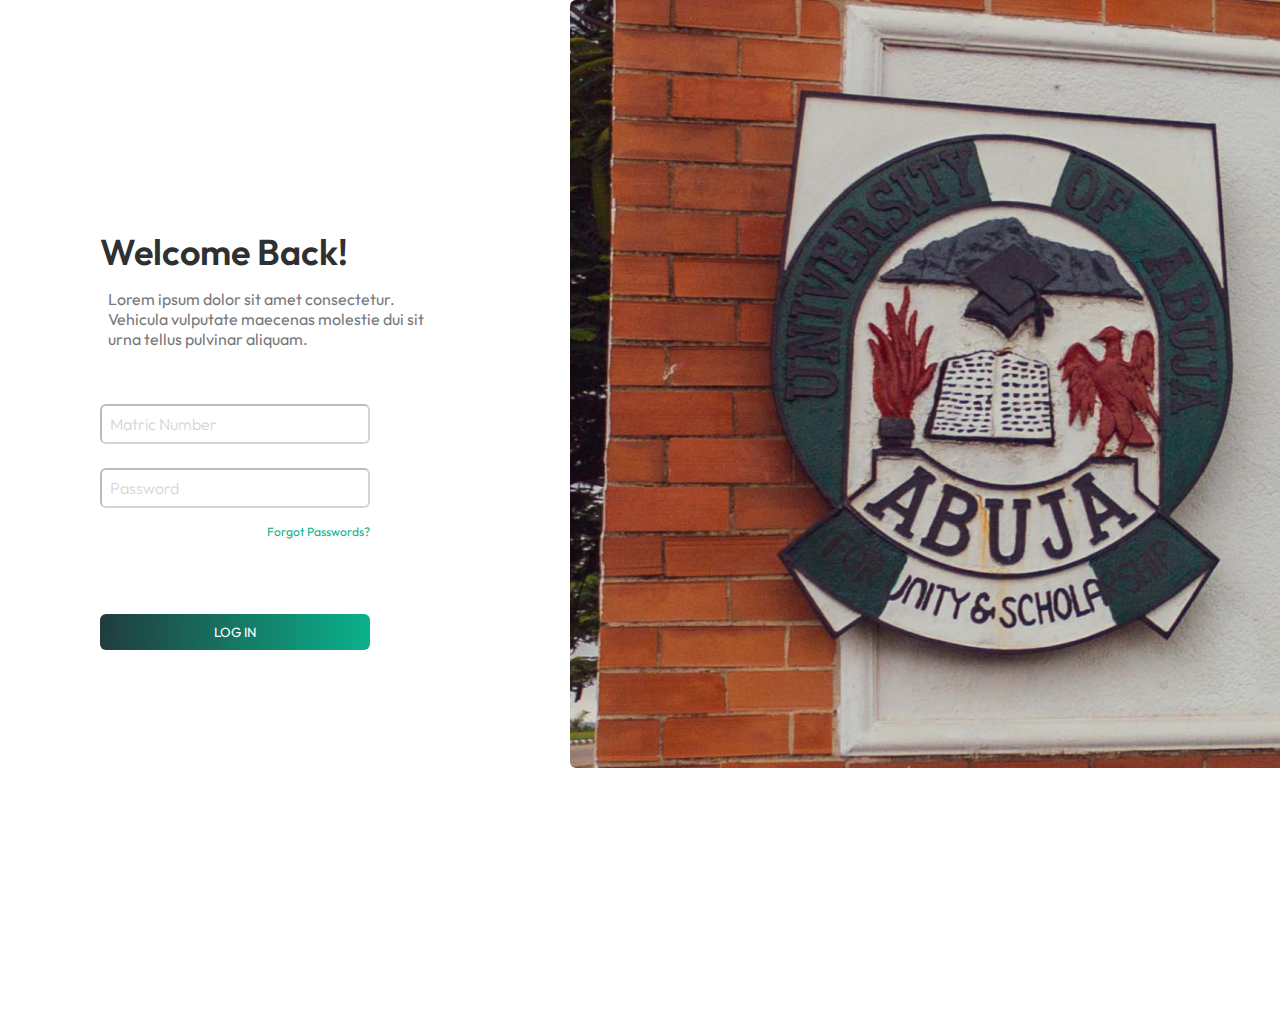
<file: s-login.html>
<!DOCTYPE html>
<html>
  <head>
    <meta charset="utf-8" />
    <meta name="viewport" content="initial-scale=1, width=device-width" />

    <link rel="stylesheet" href="s-login.css" />
    <link rel="stylesheet" href="s-global.css" />
    <link rel="icon" type="image/x-icon" href="img/favicon.ico">
    <link
      rel="stylesheet"
      href="https://fonts.googleapis.com/css2?family=Outfit:wght@300;400;500;600&display=swap"
    />
  </head>
  <body>
    <div class="student-login">
      <div class="content">
        <div class="welcome-back-parent">
          <div class="welcome-back">Welcome Back!</div>
          <div class="lorem-ipsum-dolor">
            Lorem ipsum dolor sit amet consectetur. Vehicula vulputate maecenas
            molestie dui sit urna tellus pulvinar aliquam.
          </div>
        </div>
        <div class="frame-parent">
          <div class="password-parent">
            <div class="password">
              <input class="matric"  type="text" placeholder="Matric Number">
              <!-- <div class="matric">Matric</div> -->
            </div>
            <div class="password">
              <input class="matric"  type="text" placeholder="Password">
              <!-- <div class="matric">Password</div> -->
            </div>
          </div>
          <a href="/">
            <div class="forgot-passwords">Forgot Passwords?</div>
          </a>
        </div>
        <a href="/">
          <div class="log-in">
            <input type="submit" value="LOG IN">
            <!-- <div class="log-in">LOG IN</div> -->
          </div>
        </a>
      </div>
      <img class="mask-group-icon" alt="" src="img/UniAbuja 3.png" />
    </div>
  </body>
</html>

<!-- Alternatively - You can use the form tag -->
<!-- <div class="login-container">
  <form class="login-form">
    <h2>Welcome Back!</h2>
    <p>Lorem ipsum dolor sit amet consectetur. Vehicula vulputate maecenas
            molestie dui sit urna tellus pulvinar aliquam.</p>
    <div class="form-group">
      <label for="matric-number">Matric Number</label>
      <input type="text" id="matric-number" name="matric-number" placeholder="Matric Number">
    </div>
    <div class="form-group">
      <label for="password">Password</label>
      <input type="password" id="password" name="password" placeholder="Password">
    </div>
    <div class="form-group">
      <input type="submit" value="Log in">
    </div>
  </form>
</div> -->
</file>
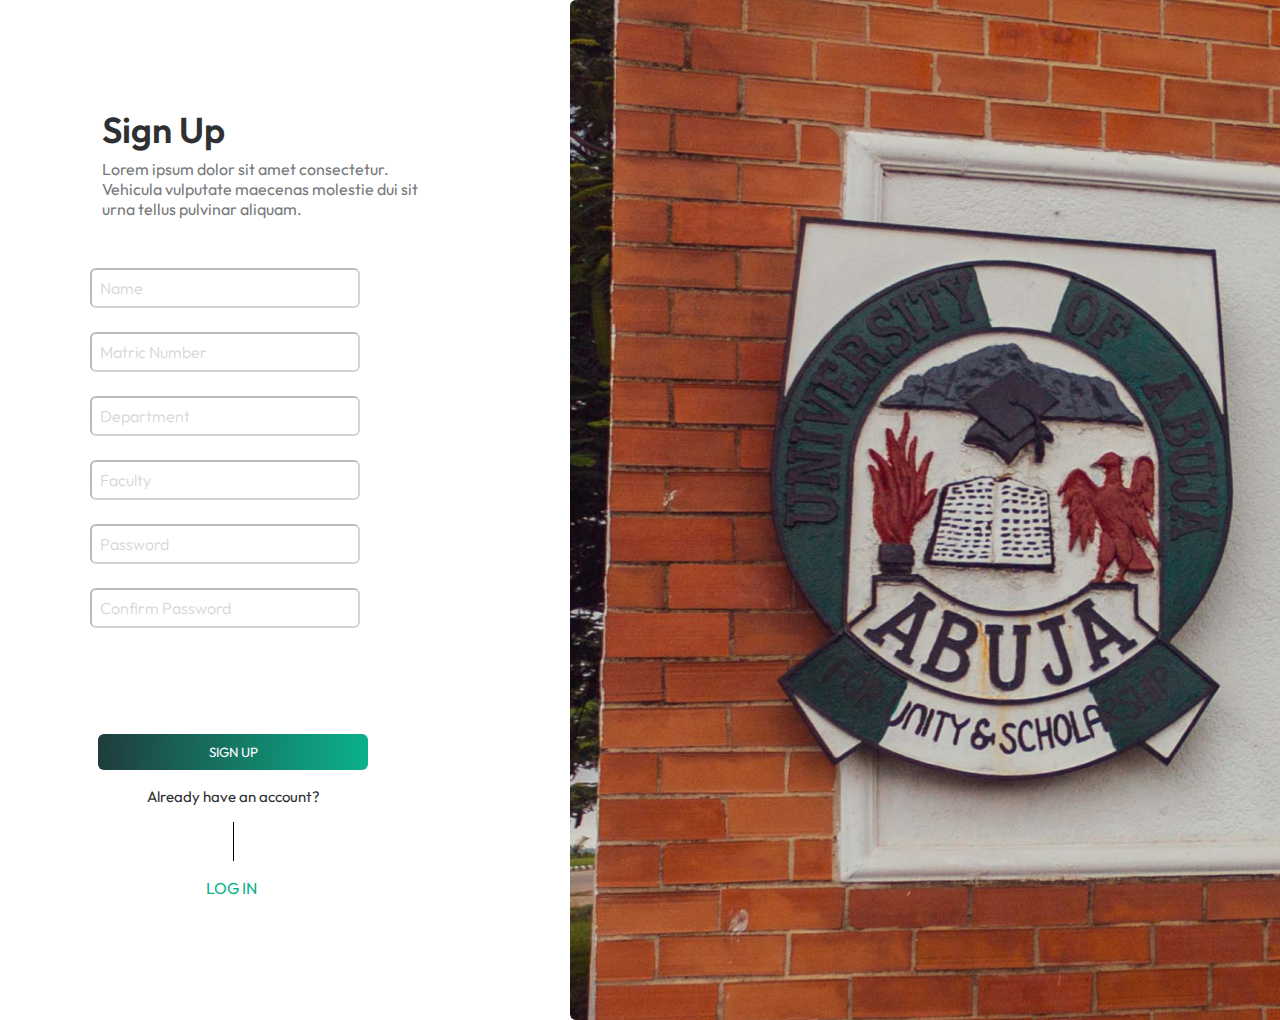
<file: s-signup.html>
<!DOCTYPE html>
<html>
  <head>
    <meta charset="utf-8" />
    <meta name="viewport" content="initial-scale=1, width=device-width" />

    <link rel="stylesheet" href="s-signup.css" />
    <link rel="stylesheet" href="s-signup-global.css" />
    <link
      rel="stylesheet"
      href="https://fonts.googleapis.com/css2?family=Outfit:wght@300;400;500;600;700&display=swap"
    />
  </head>
  <body>
    <div class="student-sign-up">
      <div class="sign-up-parent">
        <div class="sign-up">Sign Up</div>
        <div class="lorem-ipsum-dolor">
          Lorem ipsum dolor sit amet consectetur. Vehicula vulputate maecenas
          molestie dui sit urna tellus pulvinar aliquam.
        </div>
      </div>
      <div class="name-email-password">
        <div class="password">
          <input class="name"  type="text" placeholder="Name">
          <!-- <div class="name">Name</div> -->
        </div>
        <div class="password">
          <input class="name"  type="text" placeholder="Matric Number">
        </div>
        <div class="password">
          <input class="name"  type="text" placeholder="Department">
          <!-- <div class="drop-down-icon">
            <img class="vector-icon" alt="" src="./public/vector.svg" />
          </div> -->
        </div>
        <div class="password">
          <input class="name"  type="text" placeholder="Faculty">
          <!-- <div class="drop-down-icon">
            <img class="vector-icon" alt="" src="./public/vector1.svg" />
          </div> -->
        </div>
        <div class="password">
          <input class="name"  type="text" placeholder="Password">
        </div>
        <div class="password">
          <input class="name"  type="text" placeholder="Confirm Password">
        </div>
      </div>
      <img class="mask-group-icon" alt="" src="img/UniAbuja 3.png" />

      <div class="sign-in-parent">
        <a href="/">
          <div class="sign-up2">
          <input type="submit" value="SIGN UP">
        </div>
        </a>
        <div class="already-have-an">Already have an account?</div>
        <div class="frame-child"></div>
        <a class="log-in"  href="s-login.html" >LOG IN</a>
        
      </div>
    </div>
  </body>
</html>
</file>
<file: s-login.css>
.lorem-ipsum-dolor,
.welcome-back {
  position: relative;
  display: inline-block;
  flex-shrink: 0;
}
.welcome-back {
  font-weight: 600;
  width: 254px;
  height: 42.5px;
}
.lorem-ipsum-dolor {
  display: grid;
  place-items: center;
  font-size: var(--font-size-base);
  color: #404145;
  width: 325px;
  height: 56.67px;
  opacity: 0.7;
  padding: 8px;
}
.welcome-back-parent {
  display: flex;
  flex-direction: column;
  align-items: flex-start;
  justify-content: flex-start;
  gap: 9px;
  font-size: 36px;
}
.matric {
  position: relative;
  font-weight: 300;
  opacity: 0.7;
}
.password,
.password-parent {
  display: flex;
  align-items: flex-start;
  justify-content: flex-start;
}

.matric{
  position: relative;
  font-weight: 300;
  padding: 8px;
  width: 250px;
  font-size: 16px;
  font-family: Outfit;
  opacity: 0.3;
  border-radius: 6px;
}
/* .password {
  border-radius: var(--br-lg);
  background-color: var(--color-gainsboro);
  border: 1px solid var(--color-lightgray);
  box-sizing: border-box;
  width: 455px;
  flex-direction: row;
  padding: var(--padding-3xl) var(--padding-9xl);
} */
.password-parent {
  flex-direction: column;
  gap: 24px;
}
a,
.forgot-passwords {
  position: relative;
  color: #0ab28b;
  display: flex;
  align-items: flex-start;
  width: -100%;
  height: 18.89px;
  flex-shrink: 0;
  font-size: 12px;
  margin: 0 0 20px 0;
  text-decoration: none;
}

a,
.forgot-passwords:visited {
  color: rgba(10, 179, 140, 0.068);
}

a,
.forgot-passwords:hover{
  text-decoration: underline;
}
.frame-parent {
  display: flex;
  flex-direction: column;
  align-items: flex-end;
  justify-content: flex-start;
  gap: 16px;
}
.log-in {
  position: relative;
  font-weight: 500;
}
.log-in input[type="submit"] {
  background: linear-gradient(92.16deg, #203c3d, #0ab28b);
  font-family: Outfit;
  color: white;
  border: none;
  padding: 10px 20px;
  border-radius: 6px;
  cursor: pointer;
  width: 270px;
  transition: background-color 0.5s;
}

.log-in input[type="submit"]:hover {
  background: #0ab28b;
}


.content {
  position: absolute;
  top: 229px;
  left: 100px;
  display: flex;
  flex-direction: column;
  align-items: flex-start;
  justify-content: flex-start;
  gap: 51px;
}
.mask-group-icon {
  position: absolute;
  top: calc(50% - 510px);
  left: calc(50% - 70.39px);
  width: 790.39px;
  height: 768px;
  object-fit: cover;
  border-radius: 6px;
}
.student-login {
  position: relative;
  background-color: var(--color-white);
  width: 100%;
  height: 1020px;
  overflow: hidden;
  text-align: left;
  font-size: var(--font-size-base);
  color: var(--color-darkslategray-100);
  font-family: var(--font-outfit);
}
</file>
<file: s-global.css>
body {
    margin: 0;
    line-height: normal;
    overflow-y: hidden;
    height: 100%;
  }
  
  :root {
    /* fonts */
    --font-outfit: Outfit;
  
    /* font sizes */
    --font-size-base: 16px;
  
    /* Colors */
    --color-white: #fff;
    --color-lightgray: #ccc;
    --color-gainsboro: rgba(217, 217, 217, 0.2);
    --color-darkslategray-100: #2f3032;
  
    /* Paddings */
    --padding-3xl: 22px;
    --padding-9xl: 28px;
  
    /* Border radiuses */
    --br-lg: 18px;
  }
</file>
<file: s-signup.css>
.lorem-ipsum-dolor,
.sign-up {
  position: relative;
  display: inline-block;
  flex-shrink: 0;
}
.sign-up {
  font-weight: 600;
  width: 124px;
  height: 42.5px;
}
.lorem-ipsum-dolor {
  font-size: var(--font-size-base);
  color: #404145;
  width: 325px;
  height: 56.67px;
  opacity: 0.7;
}
.sign-up-parent {
  position: absolute;
  top: 107.28px;
  left: 102px;
  display: flex;
  flex-direction: column;
  align-items: flex-start;
  justify-content: flex-start;
  gap: 9px;
  font-size: 36px;
}
.name {
  position: relative;
  font-weight: 300;
  padding: 8px;
  width: 250px;
  font-size: 16px;
  font-family: Outfit;
  opacity: 0.3;
  border-radius: 6px;
}
/* .password {
  border-radius: var(--br-lg);
  background-color: var(--color-gainsboro);
  border: 1px solid var(--color-lightgray);
  box-sizing: border-box;
  width: 455px;
  display: flex;
  flex-direction: row;
  align-items: flex-start;
  justify-content: flex-start;
  padding: var(--padding-3xl) var(--padding-9xl);
} */
.vector-icon {
  position: relative;
  width: 6.67px;
  height: 4px;
}
.drop-down-icon {
  border-radius: var(--br-33xl);
  background-color: var(--color-mediumaquamarine);
  width: 18px;
  height: 18px;
  display: flex;
  flex-direction: column;
  align-items: center;
  justify-content: center;
  padding: var(--padding-8xs);
  box-sizing: border-box;
}
.dpartment {
  border-radius: var(--br-lg);
  background-color: var(--color-gainsboro);
  border: 1px solid var(--color-lightgray);
  box-sizing: border-box;
  width: 455px;
  flex-direction: row;
  padding: var(--padding-3xl) var(--padding-9xl);
  gap: 303px;
}
.dpartment,
.faculty,
.name-email-password {
  display: flex;
  align-items: flex-start;
  justify-content: flex-start;
}
.faculty {
  border-radius: var(--br-lg);
  background-color: var(--color-gainsboro);
  border: 1px solid var(--color-lightgray);
  box-sizing: border-box;
  width: 455px;
  flex-direction: row;
  padding: var(--padding-3xl) var(--padding-9xl);
  gap: 339px;
}
.name-email-password {
  position: absolute;
  top: calc(50% - 242px);
  left: 90px;
  flex-direction: column;
  gap: 24px;
  
}

.mask-group-icon {
  position: absolute;
  top: calc(50% - 510px);
  left: calc(50% - 70px);
  width: 790.39px;
  max-height: 1020px;
  object-fit: cover;
  border-radius: 6px;
}
.sign-up1 {
  position: relative;
  font-weight: 500;
}
.sign-in {
  border-radius: var(--br-lg);
  background: linear-gradient(90.99deg, #203c3d, #0ab28b);
  border: 1px solid var(--color-lightgray);
  display: flex;
  flex-direction: row;
  align-items: center;
  justify-content: center;
  padding: var(--padding-3xl) 199px;

}
.already-have-an {
  position: relative;
  font-size: 15px;
  color: var(--color-darkslategray-100);
  display: inline-block;
  width: 173px;
  height: 17.94px;
  flex-shrink: 0;
}
.frame-child {
  position: relative;
  border-right: 1px solid #000;
  box-sizing: border-box;
  width: 1px;
  height: 39px;
}

.sign-up2 input[type="submit"] {
  background: linear-gradient(92.16deg, #203c3d, #0ab28b);
  font-family: Outfit;
  color: white;
  border: none;
  padding: 10px 20px;
  border-radius: 6px;
  cursor: pointer;
  width: 270px;
  transition: background-color 0.5s;
}

.sign-up2 input[type="submit"]:hover {
  background: #0ab28b;
}

.log-in {
  position: relative;
  display: inline-block;
  color: var(--color-mediumaquamarine);
  width: 54px;
  height: 18.89px;
  flex-shrink: 0;
  text-decoration: none;
}
.sign-in-parent {
  position: absolute;
  top: 734px;
  left: 98px;
  display: flex;
  flex-direction: column;
  align-items: center;
  justify-content: flex-start;
  gap: 17px;
  color: var(--color-white);
}
.student-sign-up {
  position: relative;
  background-color: var(--color-white);
  width: 100%;
  height: 1020px;
  overflow: hidden;
  text-align: left;
  font-size: var(--font-size-base);
  color: var(--color-darkslategray-100);
  font-family: var(--font-outfit);
}
</file>
<file: s-signup-global.css>
body {
    margin: 0;
    line-height: normal;
  }
  
  :root {
    /* fonts */
    --font-outfit: Outfit;
  
    /* font sizes */
    --font-size-base: 16px;
  
    /* Colors */
    --color-white: #fff;
    --color-mediumaquamarine: #0ab28b;
    --color-darkslategray-100: #2f3032;
    --color-lightgray: #ccc;
    --color-gainsboro: rgba(217, 217, 217, 0.2);
  
    /* Paddings */
    --padding-3xl: 22px;
    --padding-9xl: 28px;
    --padding-8xs: 5px;
  
    /* Border radiuses */
    --br-lg: 18px;
    --br-33xl: 52px;
  }
</file>
